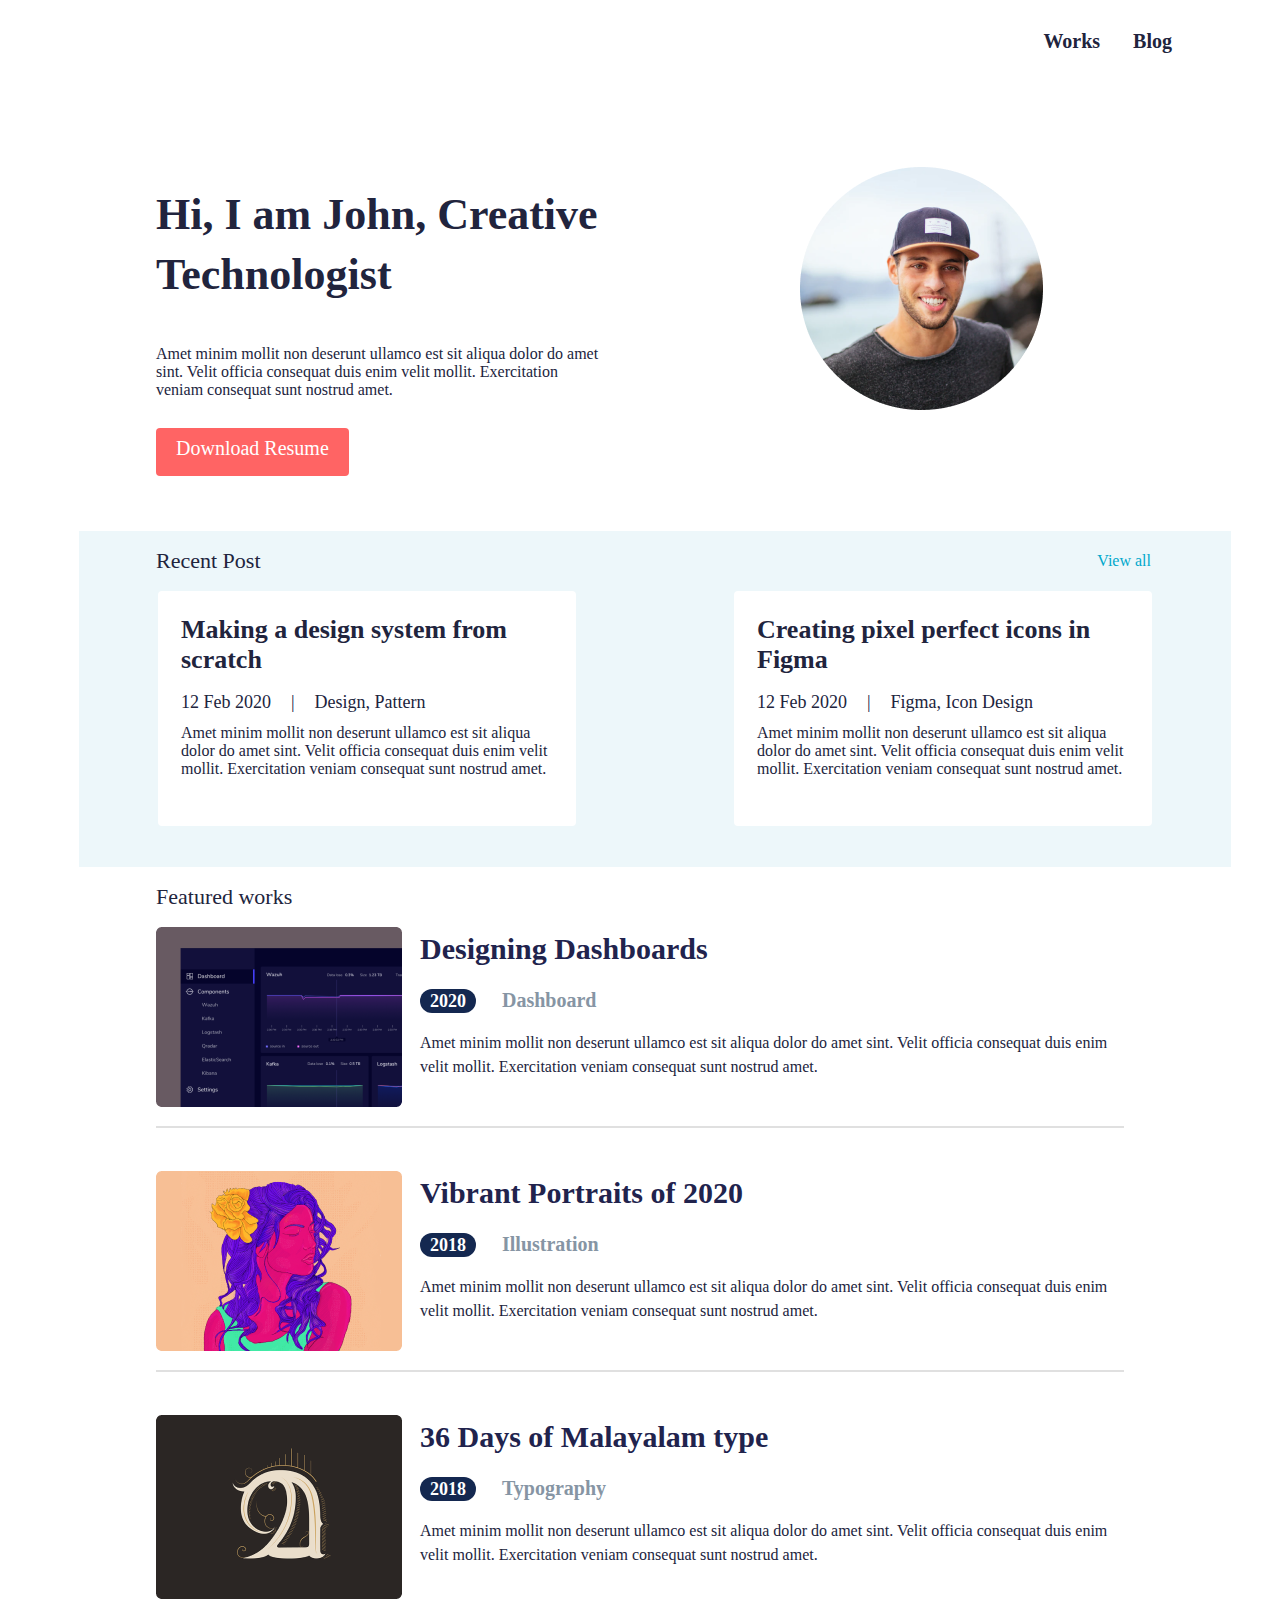
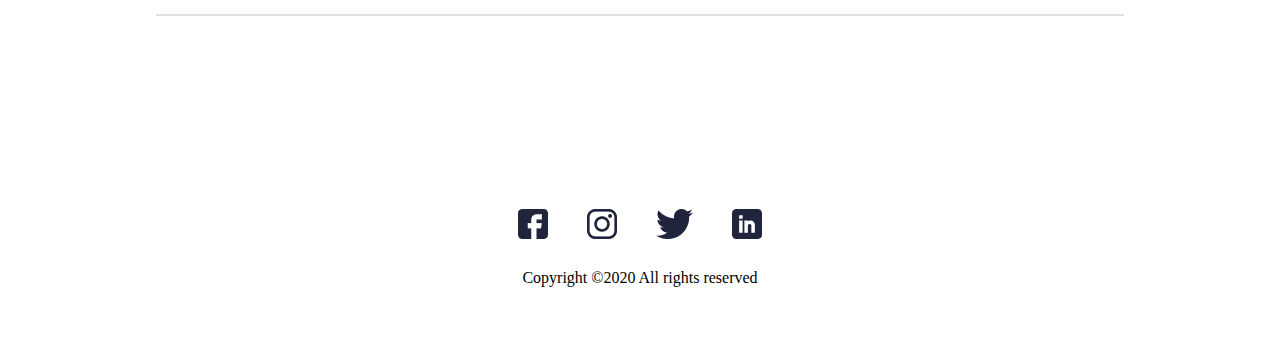
<file: index.html>
<!DOCTYPE html>
<html lang="en">
  <head>
    <meta charset="UTF-8" />
    <meta name="viewport" content="width=device-width, initial-scale=1.0" />
    <title>Home Website</title>
    <link rel="stylesheet" href="stylehome.css" />
    <link rel="stylesheet" href="responsivehome.css" />
  </head>
  <body>
    <header>
      <div class="container">
        <div class="container-header">
          <div class="menu-icon">
            <ul>
              <li>
                <a href="#"><img src="img/menu.png" /></a>
                <ul class="dropdown">
                  <li class="title"><a href="blog.html">Blog</a></li>
                  <li class="title"><a href="work.html">Work</a></li>
                </ul>
              </li>
            </ul>
          </div>
          <div class="header-right">
            <a href="work.html">Works</a>
            <a href="blog.html">Blog</a>
          </div>
        </div>
      </div>
    </header>
    <main>
      <div class="container">
        <div class="container-main1">
          <img class="profile-picture" src="img/Ellipse1.png" />
          <h1>Hi, I am John, Creative Technologist</h1>
          <p>Amet minim mollit non deserunt ullamco est sit aliqua dolor do amet sint. Velit officia consequat duis enim velit mollit. Exercitation veniam consequat sunt nostrud amet.</p>
          <div class="btn-wrapper">
            <a class="btn download" href="#">Download Resume</a>
          </div>
        </div>
        <div class="container-main2">
          <p class="recent">Recent Post<a class="view" href="#">View all</a></p>
          <div class="list">
            <div class="list1">
              <p class="line1">Making a design system from scratch</p>
              <p class="line2">12 Feb 2020<span class="vector">|</span>Design, Pattern</p>
              <p class="line3">Amet minim mollit non deserunt ullamco est sit aliqua dolor do amet sint. Velit officia consequat duis enim velit mollit. Exercitation veniam consequat sunt nostrud amet.</p>
            </div>
            <div class="list2">
              <p class="line1">Creating pixel perfect icons in Figma</p>
              <p class="line2">12 Feb 2020<span class="vector">|</span>Figma, Icon Design</p>
              <p class="line3">Amet minim mollit non deserunt ullamco est sit aliqua dolor do amet sint. Velit officia consequat duis enim velit mollit. Exercitation veniam consequat sunt nostrud amet.</p>
            </div>
          </div>
        </div>
        <div class="container-main3">
          <p class="featured">Featured works</p>
          <div class="worklist">
            <div class="worklist-mob1">
              <img class="picture" src="img/Rectangle30.png" />
              <div class="text-content">
                <h2>Designing Dashboards</h2>
                <h3 class="type"><span class="year">2020</span>Dashboard</h3>
                <p>Amet minim mollit non deserunt ullamco est sit aliqua dolor do amet sint. Velit officia consequat duis enim velit mollit. Exercitation veniam consequat sunt nostrud amet.</p>
              </div>
              <div class="line"></div>
            </div>
            <div class="worklist-web">
              <img class="picture" src="img/Rectangle32.png" />
              <div class="text-content">
                <h2>Vibrant Portraits of 2020</h2>
                <h3 class="type"><span class="year">2018</span>Illustration</h3>
                <p>Amet minim mollit non deserunt ullamco est sit aliqua dolor do amet sint. Velit officia consequat duis enim velit mollit. Exercitation veniam consequat sunt nostrud amet.</p>
              </div>
              <div class="line"></div>
            </div>
            <div class="worklist-web">
              <img class="picture" src="img/Rectangle34.png" />
              <div class="text-content">
                <h2>36 Days of Malayalam type</h2>
                <h3 class="type"><span class="year">2018</span>Typography</h3>
                <p>Amet minim mollit non deserunt ullamco est sit aliqua dolor do amet sint. Velit officia consequat duis enim velit mollit. Exercitation veniam consequat sunt nostrud amet.</p>
              </div>
              <div class="line"></div>
            </div>
          </div>
        </div>
      </div>
    </main>
    <footer>
      <div class="container">
        <div class="container-footer">
          <div class="footer-icon">
            <a href="#"><img class="facebook" src="img/fb.png" /></a>
            <a href="#"><img class="instagram" src="img/insta.png" /></a>
            <a href="#"><img class="twitter" src="img/twitter.png" /></a>
            <a href="#"><img class="linkedin" src="img/Linkedin.png" /></a>
            <p class="footer-end">Copyright ©2020 All rights reserved</p>
          </div>
        </div>
      </div>
    </footer>
  </body>
</html>
</file>
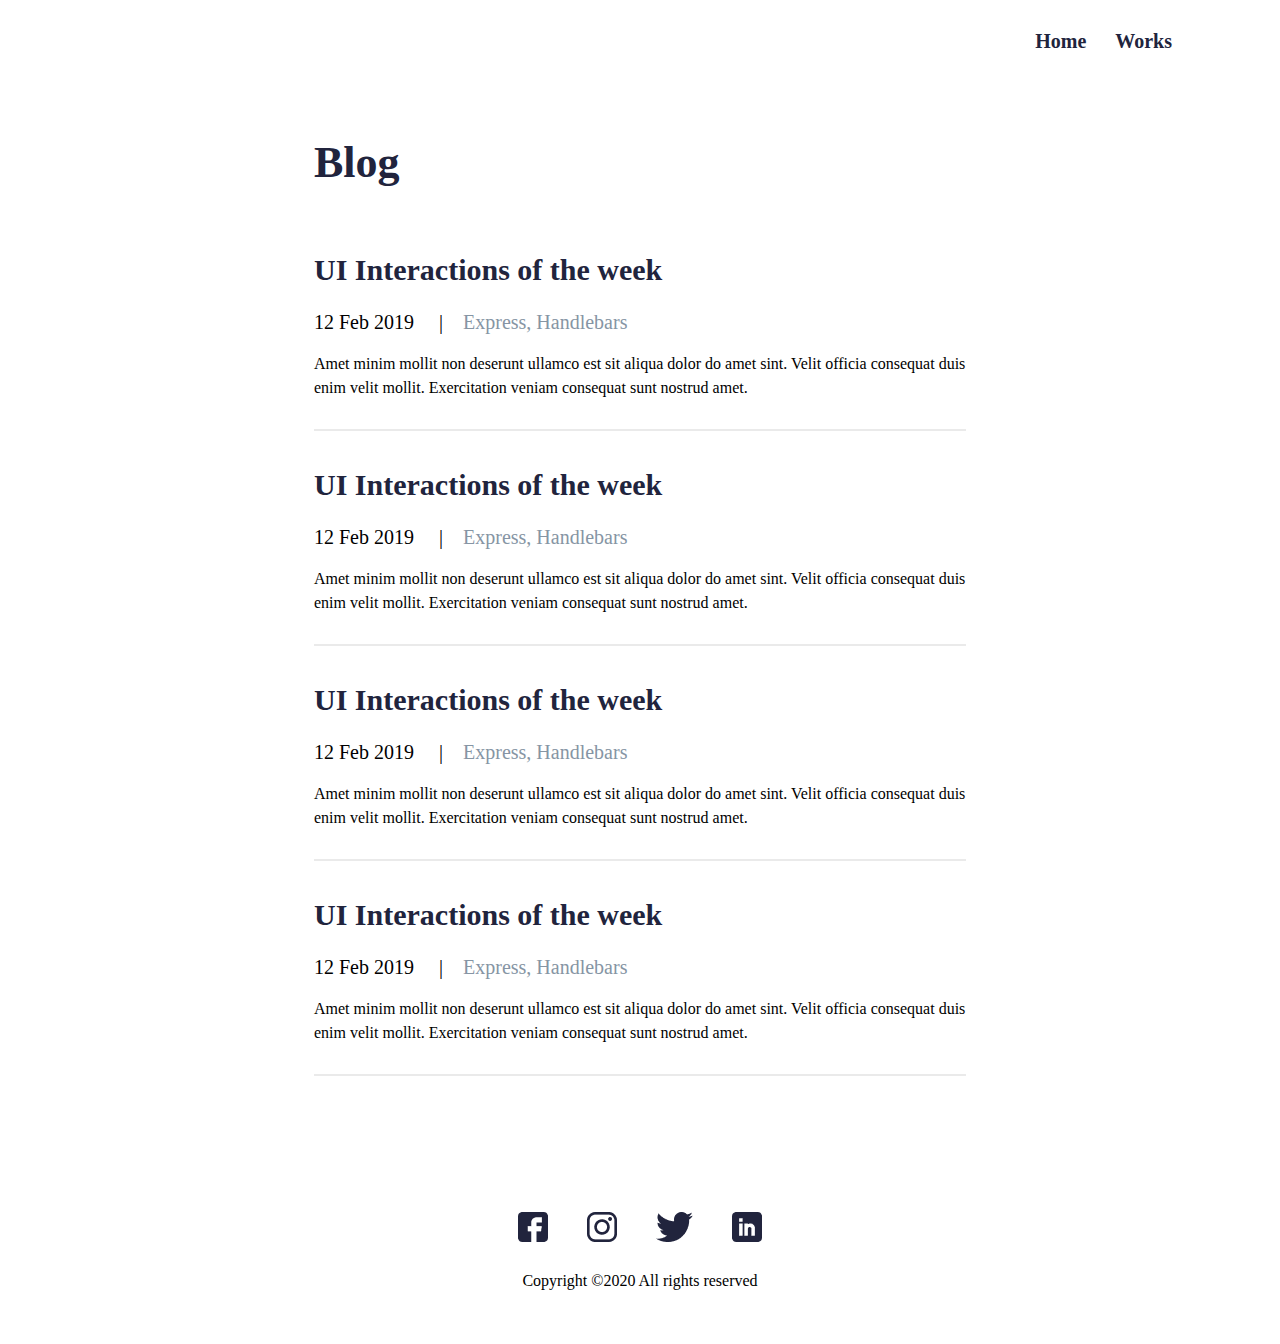
<file: blog.html>
<!DOCTYPE html>
<html lang="en">
  <head>
    <meta charset="UTF-8" />
    <meta name="viewport" content="width=device-width, initial-scale=1.0" />
    <title>Blog Website</title>
    <link rel="stylesheet" href="styleblog.css" />
    <link rel="stylesheet" href="responsiveblog.css" />
  </head>
  <body>
    <header>
      <div class="container">
        <div class="container-header">
          <div class="menu-icon">
            <ul>
              <li>
                <a href="#"><img src="img/menu.png"/></a>
                <ul class="dropdown">
                  <li class="title"><a href="work.html">Work</a></li>
                  <li class="title"><a href="index.html">Home</a></li>
                </ul>
              </li>
            </ul>
          </div>
          <div class="header-right">
            <a href="index.html">Home</a>
            <a href="work.html">Works</a>
          </div>
        </div>
      </div>
    </header>
    <main>
      <div class="container">
        <div class="container-main">
          <div class="mainlist">
            <h1>Blog</h1>
            <h2>UI Interactions of the week</h2>
            <p class="year">12 Feb 2019 <span class="vector">|</span><span class="line">Express, Handlebars</span></p>
            <p class="list">Amet minim mollit non deserunt ullamco est sit aliqua dolor do amet sint. Velit officia consequat duis enim velit mollit. Exercitation veniam consequat sunt nostrud amet.</p>
            <hr class="borderline" /></h2>
            <h2>UI Interactions of the week</h2>
            <p class="year">12 Feb 2019 <span class="vector">|</span><span class="line">Express, Handlebars</span></p>
            <p class="list">Amet minim mollit non deserunt ullamco est sit aliqua dolor do amet sint. Velit officia consequat duis enim velit mollit. Exercitation veniam consequat sunt nostrud amet.</p>
            <hr class="borderline" />
            <h2>UI Interactions of the week</h2>
            <p class="year">12 Feb 2019 <span class="vector">|</span><span class="line">Express, Handlebars</span></p>
            <p class="list">Amet minim mollit non deserunt ullamco est sit aliqua dolor do amet sint. Velit officia consequat duis enim velit mollit. Exercitation veniam consequat sunt nostrud amet.</p>
            <hr class="borderline" />
            <h2>UI Interactions of the week</h2>
            <p class="year">12 Feb 2019 <span class="vector">|</span><span class="line">Express, Handlebars</span></p>
            <p class="list">Amet minim mollit non deserunt ullamco est sit aliqua dolor do amet sint. Velit officia consequat duis enim velit mollit. Exercitation veniam consequat sunt nostrud amet.</p>
            <hr class="borderline" />
          </div>
        </div>
      </div>
    </main>
    <footer>
      <div class="container">
        <div class="container-footer">
          <div class="footer-icon">
            <a href="#"><img class="facebook" src="img/fb.png" /></a>
            <a href="#"><img class="instagram" src="img/insta.png" /></a>
            <a href="#"><img class="twitter" src="img/twitter.png" /></a>
            <a href="#"><img class="linkedin" src="img/Linkedin.png" /></a>
            <p class="footer-end">Copyright ©2020 All rights reserved</p>
          </div>
        </div>
      </div>
    </footer>
  </body>
</html>
</file>
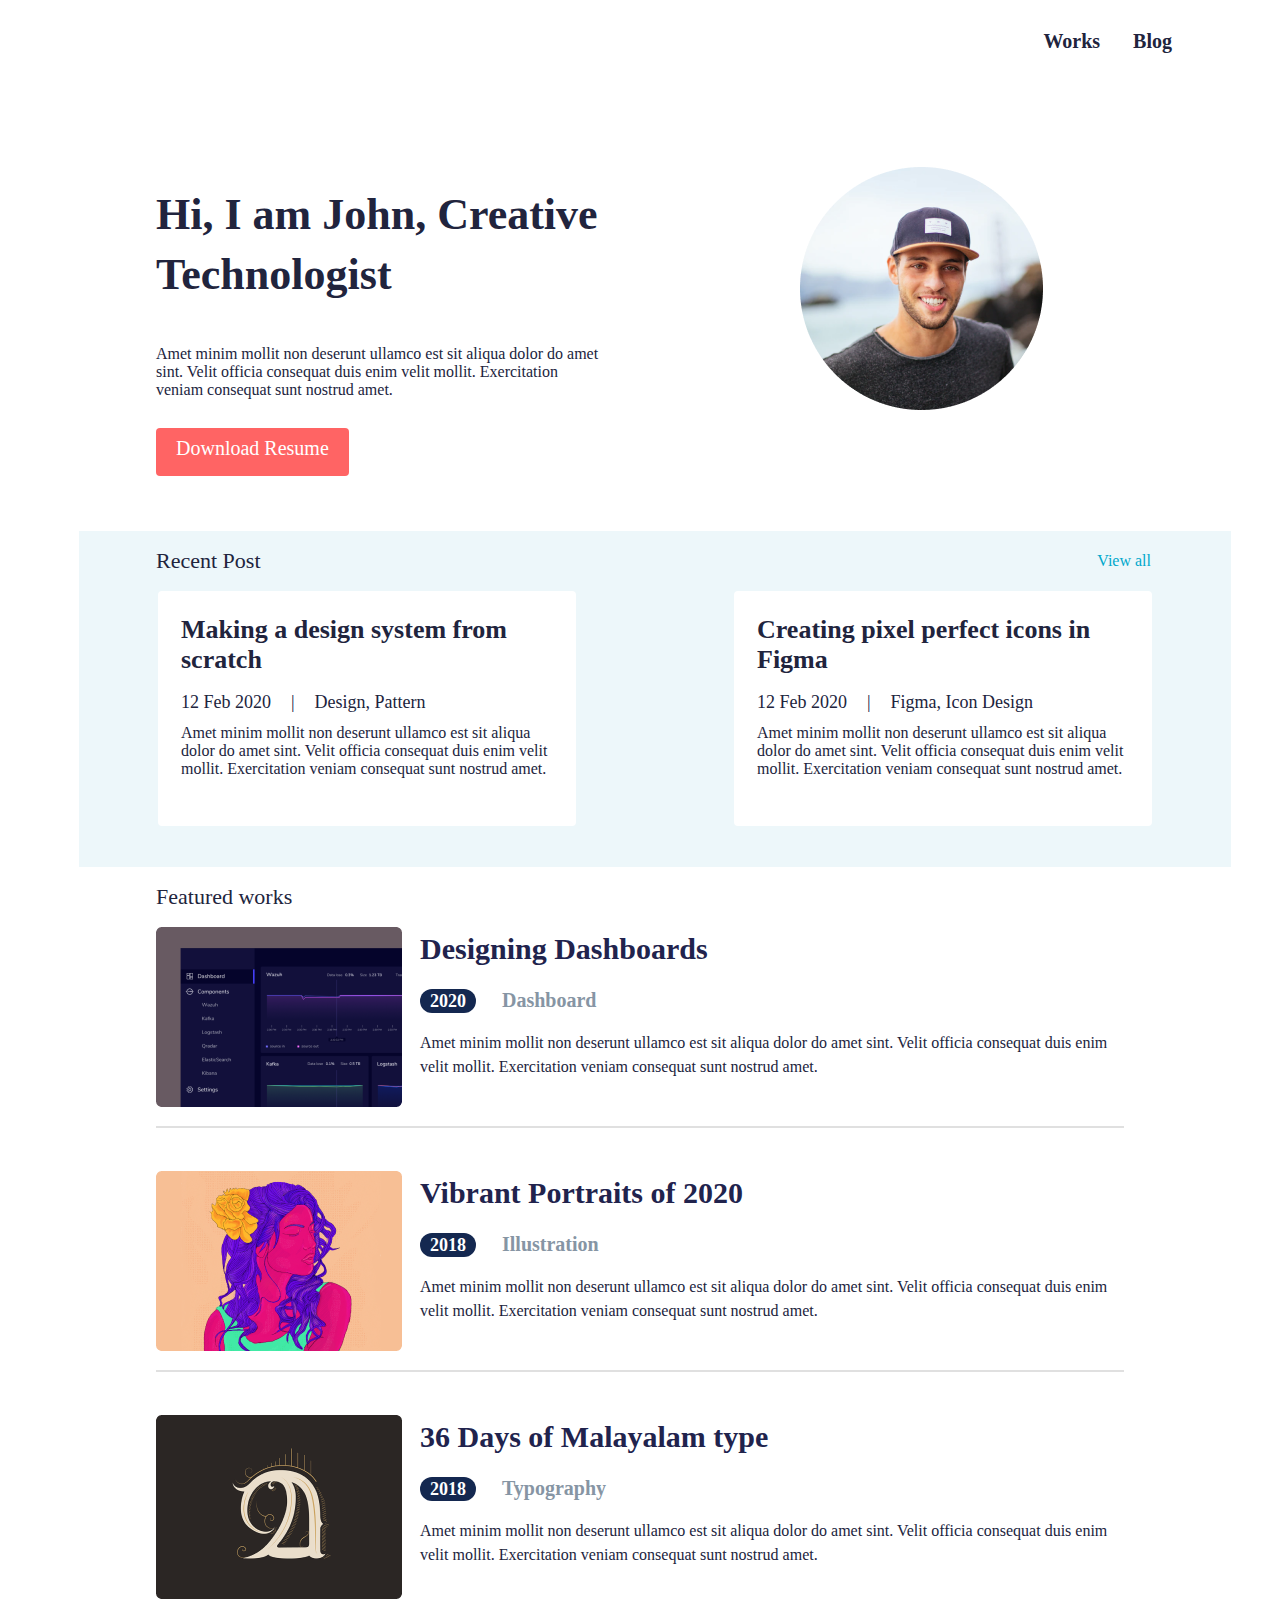
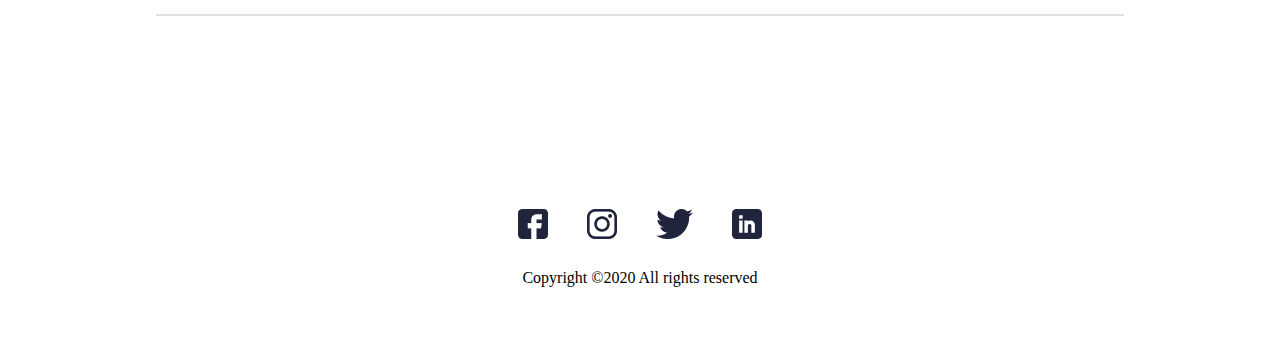
<file: home.html>
<!DOCTYPE html>
<html lang="en">
  <head>
    <meta charset="UTF-8" />
    <meta name="viewport" content="width=device-width, initial-scale=1.0" />
    <title>Home Website</title>
    <link rel="stylesheet" href="stylehome.css" />
    <link rel="stylesheet" href="responsivehome.css" />
  </head>
  <body>
    <header>
      <div class="container">
        <div class="container-header">
          <span class="menu-icon">
            <img src="img/menu.png" />
          </span>
          <div class="header-right">
            <a href="work.html">Works</a>
            <a href="blog.html">Blog</a>
          </div>
        </div>
      </div>
    </header>
    <main>
      <div class="container">
        <div class="container-main1">
          <img class="profile-picture" src="img/Ellipse1.png" />
          <h1>Hi, I am John, Creative Technologist</h1>
          <p>Amet minim mollit non deserunt ullamco est sit aliqua dolor do amet sint. Velit officia consequat duis enim velit mollit. Exercitation veniam consequat sunt nostrud amet.</p>
          <div class="btn-wrapper">
            <a class="btn download" href="#">Download Resume</a>
          </div>
        </div>
        <div class="container-main2">
            <p class="recent">Recent Post<a class="view" href="#">View all</a></p>
            <div class="list">
                <div class="list1">
                    <p class="line1">Making a design system from scratch</p>
                    <p class="line2">12 Feb 2020<span class="vector">|</span>Design, Pattern</p>
                    <p class="line3">Amet minim mollit non deserunt ullamco est sit aliqua dolor do amet sint. Velit officia consequat duis enim velit mollit. Exercitation veniam consequat sunt nostrud amet.</p>
                </div>
                <div class="list2">
                    <p class="line1">Creating pixel perfect icons in Figma</p>
                    <p class="line2">12 Feb 2020<span class="vector">|</span>Figma, Icon Design</p>
                    <p class="line3">Amet minim mollit non deserunt ullamco est sit aliqua dolor do amet sint. Velit officia consequat duis enim velit mollit. Exercitation veniam consequat sunt nostrud amet.</p>
                </div>
            </div>
        </div>
        <div class="container-main3">
            <p class="featured">Featured works</p>
            <div class="worklist">
                <div class="worklist-mob1">
                    <img class="picture" src="img/Rectangle30.png">
                    <div class="text-content"> 
                        <h2>Designing Dashboards</h2>
                        <h3 class="type"><span class="year">2020</span>Dashboard</h3>
                        <p>Amet minim mollit non deserunt ullamco est sit aliqua dolor do amet sint. Velit officia consequat duis enim velit mollit. Exercitation veniam consequat sunt nostrud amet.</p>
                    </div>
                    <div class="line"></div>
                </div> 
                <div class="worklist-web">
                    <img class="picture" src="img/Rectangle32.png">
                    <div class="text-content"> 
                        <h2>Vibrant Portraits of 2020</h2>
                        <h3 class="type"><span class="year">2018</span>Illustration</h3>
                        <p>Amet minim mollit non deserunt ullamco est sit aliqua dolor do amet sint. Velit officia consequat duis enim velit mollit. Exercitation veniam consequat sunt nostrud amet.</p>
                    </div>
                    <div class="line"></div>
                </div>
                <div class="worklist-web">
                    <img class="picture" src="img/Rectangle34.png">
                    <div class="text-content"> 
                        <h2>36 Days of Malayalam type</h2>
                        <h3 class="type"><span class="year">2018</span>Typography</h3>
                        <p>Amet minim mollit non deserunt ullamco est sit aliqua dolor do amet sint. Velit officia consequat duis enim velit mollit. Exercitation veniam consequat sunt nostrud amet.</p>
                    </div>
                    <div class="line"></div>
                </div> 
            </div>
        </div>
      </div>
    </main>
    <footer>
      <div class="container">
        <div class="container-footer">
          <div class="footer-icon">
            <a href="#"><img class="facebook" src="img/fb.png" /></a>
            <a href="#"><img class="instagram" src="img/insta.png" /></a>
            <a href="#"><img class="twitter" src="img/twitter.png" /></a>
            <a href="#"><img class="linkedin" src="img/Linkedin.png" /></a>
            <p class="footer-end">Copyright ©2020 All rights reserved</p>
          </div>
        </div>
      </div>
    </footer>
  </body>
</html>
</file>
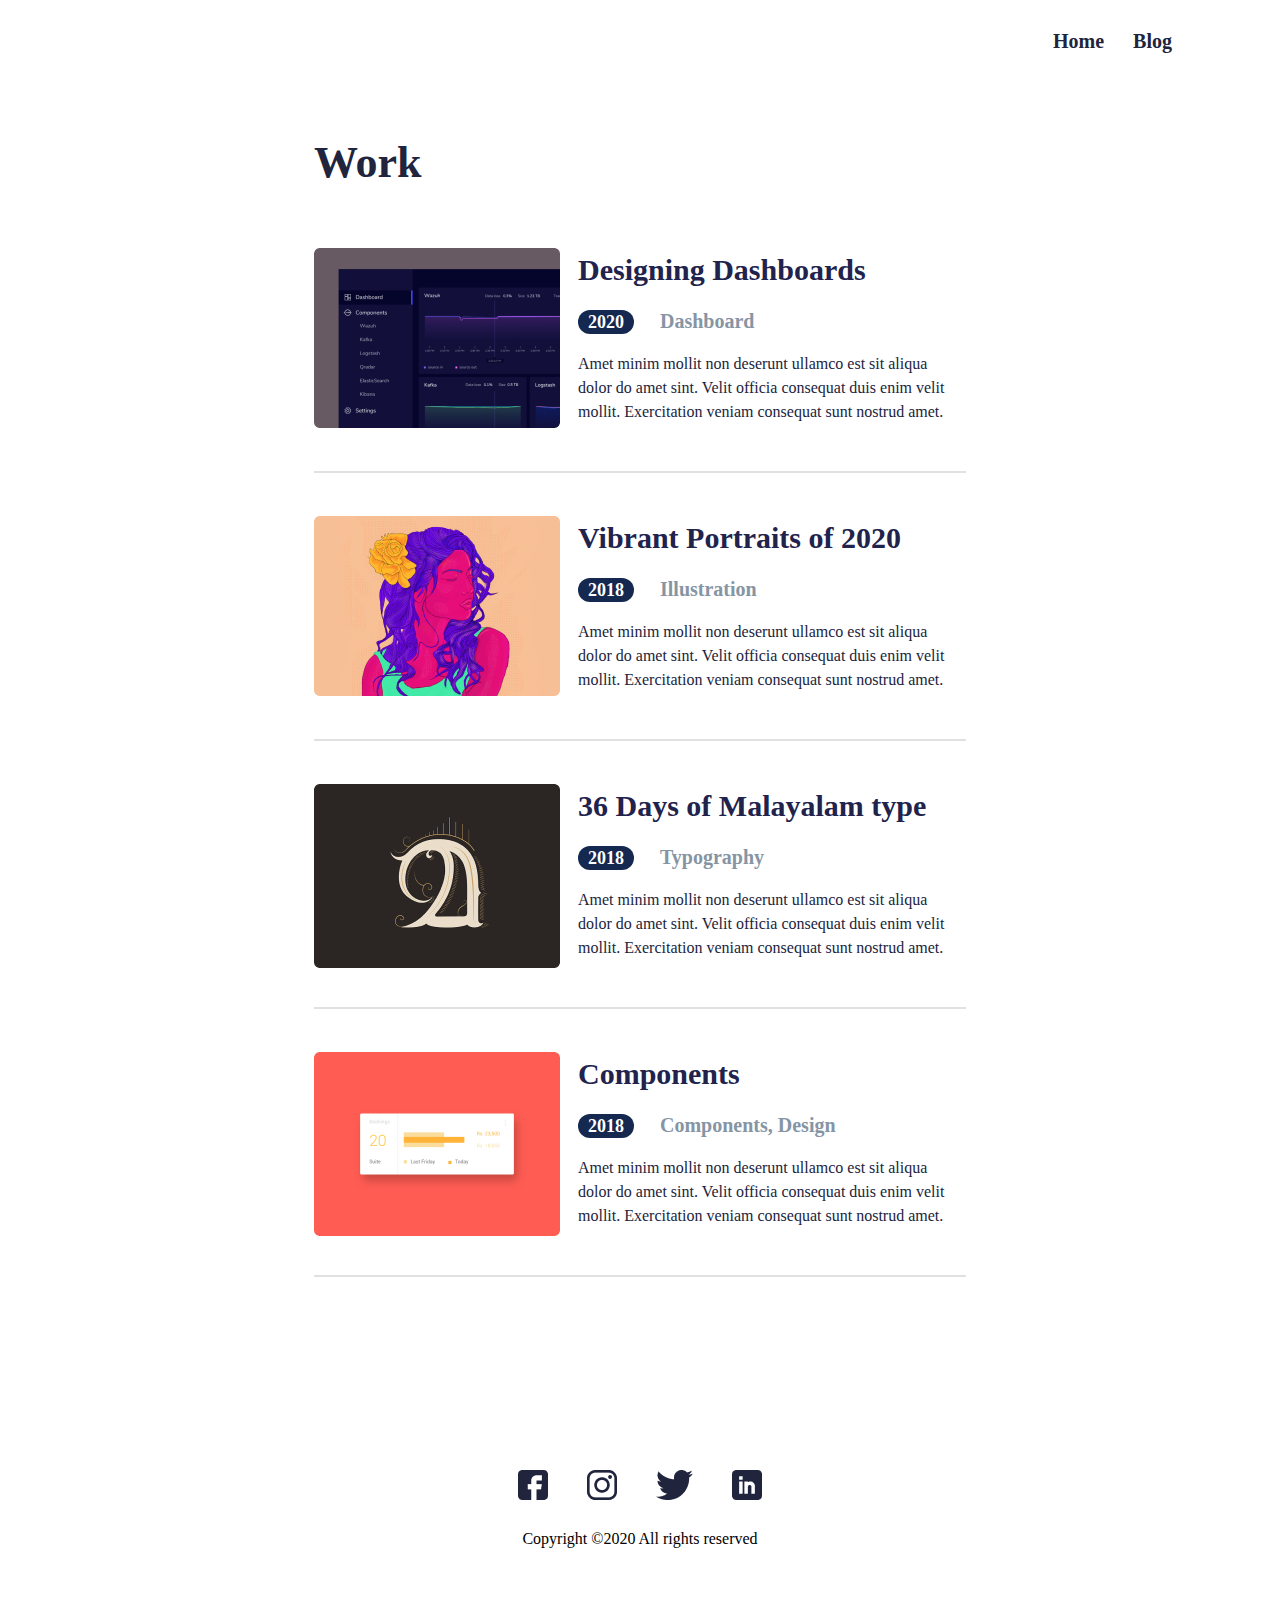
<file: work.html>
<!DOCTYPE html>
<html lang="en">
  <head>
    <meta charset="UTF-8" />
    <meta name="viewport" content="width=device-width, initial-scale=1.0" />
    <title>Halaman Work</title>
    <link rel="stylesheet" href="stylework.css" />
    <link rel="stylesheet" href="responsivework.css" />
  </head>
  <body>
    <header>
      <div class="container">
        <div class="container-header">
          <div class="menu-icon">
            <ul>
              <li>
                <a href="#"><img src="img/menu.png"/></a>
                <ul class="dropdown">
                  <li class="title"><a href="blog.html">Blog</a></li>
                  <li class="title"><a href="index.html">Home</a></li>
                </ul>
              </li>
            </ul>
          </div>
          <div class="header-right">
            <a href="index.html">Home</a>
            <a href="blog.html">Blog</a>
          </div>
        </div>
      </div>
    </header>
    <main>
      <div class="container">
        <div class="container-main">
          <h1>Work</h1>
          <div class="worklist">
            <div class="worklist-mob1">
              <img class="picture" src="img/Rectangle30.png" />
              <div class="text-content">
                <h2>Designing Dashboards</h2>
                <h3 class="type"><span class="year">2020</span>Dashboard</h3>
                <p>Amet minim mollit non deserunt ullamco est sit aliqua dolor do amet sint. Velit officia consequat duis enim velit mollit. Exercitation veniam consequat sunt nostrud amet.</p>
              </div>
              <div class="line"></div>
            </div>
            <div class="worklist-web">
              <img class="picture" src="img/Rectangle32.png" />
              <div class="text-content">
                <h2>Vibrant Portraits of 2020</h2>
                <h3 class="type"><span class="year">2018</span>Illustration</h3>
                <p>Amet minim mollit non deserunt ullamco est sit aliqua dolor do amet sint. Velit officia consequat duis enim velit mollit. Exercitation veniam consequat sunt nostrud amet.</p>
              </div>
              <div class="line"></div>
            </div>
            <div class="worklist-web">
              <img class="picture" src="img/Rectangle34.png" />
              <div class="text-content">
                <h2>36 Days of Malayalam type</h2>
                <h3 class="type"><span class="year">2018</span>Typography</h3>
                <p>Amet minim mollit non deserunt ullamco est sit aliqua dolor do amet sint. Velit officia consequat duis enim velit mollit. Exercitation veniam consequat sunt nostrud amet.</p>
              </div>
              <div class="line"></div>
            </div>
            <div class="worklist-web">
              <img class="picture" src="img/Rectangle40.png" />
              <div class="text-content">
                <h2>Components</h2>
                <h3 class="type"><span class="year">2018</span>Components, Design</h3>
                <p>Amet minim mollit non deserunt ullamco est sit aliqua dolor do amet sint. Velit officia consequat duis enim velit mollit. Exercitation veniam consequat sunt nostrud amet.</p>
              </div>
              <div class="line"></div>
            </div>
            <div class="worklist-mob2">
              <img class="picture" src="img/Rectangle41.png" />
              <div class="text-content">
                <h2>Designing Landing pages</h2>
                <h3 class="type"><span class="year">2018</span>Website</h3>
                <p>Amet minim mollit non deserunt ullamco est sit aliqua dolor do amet sint. Velit officia consequat duis enim velit mollit. Exercitation veniam consequat sunt nostrud amet.</p>
              </div>
              <div class="line"></div>
            </div>
          </div>
        </div>
      </div>
    </main>
    <footer>
      <div class="container">
        <div class="container-footer">
          <div class="footer-icon">
            <a href="#"><img class="facebook" src="img/fb.png" /></a>
            <a href="#"><img class="instagram" src="img/insta.png" /></a>
            <a href="#"><img class="twitter" src="img/twitter.png" /></a>
            <a href="#"><img class="linkedin" src="img/Linkedin.png" /></a>
            <p class="footer-end">Copyright ©2020 All rights reserved</p>
          </div>
        </div>
      </div>
    </footer>
  </body>
</html>
</file>
<file: stylehome.css>
* {
    margin: 0;
    padding: 0;
    box-sizing: border-box;
  }
  
  a {
    text-decoration: none;
  }
  
  body {
    margin: 0 auto;
  }
  
  .container {
    max-width: 1152px;
    padding: 0 15px;
    margin: 0 auto;
  }
  
  .container-header {
    padding-top: 27px;
  }
  
  .header-right {
    float: right;
    flex-wrap: wrap;
  }
  
  .header-right a {
    font-style: normal;
    font-weight: bold;
    font-size: 20px;
    line-height: 29px;
    margin-right: 29px;
    color: #21243d;
  }
  
  .header-right a:hover {
      background-color: #edf7fa;
      border-radius: 10px;
      padding: 5px;
      transition: 0.5s;
    }
  
  .menu-icon {
    display: none;
    float: right;
  }

  .menu-icon img:hover {
    transform: scale(0.5) rotate(360deg);
    transition: 1s;
  }
  
  .profile-picture {
    float: right;
    padding-top: 140px;
    padding-left: 200px;
  }
  
  .container {
    margin: 0 auto;
  }
  
  .container-main1 {
    padding-left: 77px;
  }
  
  .container-main1 h1 {
    font-size: 44px;
    font-weight: 700;
    line-height: 60px;
    color: #21243d;
    padding-top: 158px;
  }
  
  .container-main1 p {
    font-size: 16px;
    color: #21243d;
    padding-top: 40px;
  }
  
  .btn-wrapper {
    padding-top: 38px;
    padding-bottom: 71px;
  }
  
  .btn-wrapper a {
    font-size: 20px;
    font-weight: 500;
    color: #fff;
  }
  
  .download {
    background-color: #ff6464;
    border-radius: 4px;
    padding-top: 9px;
    padding-right: 20px;
    padding-left: 20px;
    padding-bottom: 17px;
  }
  
  .download:hover {
    background-color: rgb(175, 140, 140);
    border-radius: 5px;
    padding: 20px;
    transition: 0.5s;
  }
  
  .container-main2 {
    width: 1152px;
    height: 336px;
    background: #edf7fa;
  }
  
  .recent {
    font-size: 22px;
    line-height: 60px;
    color: #21243d;
    padding-left: 77px;
  }
  
  .view {
    font-size: 16px;
    color: #00a8cc;
    float: right;
    margin-right: 80px;
  }

  .line {
    margin-top: 47px;
    margin-bottom: 43px;
    border: 1px solid #e0e0e0;
  }
  
  .line1 {
    font-size: 26px;
    font-weight: 700;
    color: #21243d;
    padding-top: 24px;
    padding-bottom: 17px;
  }
  
  .line2 {
    font-size: 18px;
    color: #21243d;
    padding-bottom: 11px;
  }
  
  .line3 {
    font-size: 16px;
    color: #21243d;
    padding-bottom: 7px;
  }
  
  .vector {
    padding-left: 20px;
    padding-right: 20px;
  }

  .list {
    display: flex;
    justify-content: space-around;
  }
  
  .list1 {
    width: 418px;
    height: 235px;
    left: 148px;
    top: 664px;
    background-color: #fff;
    border-radius: 4px;
    padding-left: 23px;
    padding-right: 21px;
  }
  
  .list2 {
    width: 418px;
    height: 235px;
    left: 148px;
    top: 664px;
    background-color: #fff;
    border-radius: 4px;
    padding-left: 23px;
    padding-right: 21px;
  }
  
  .container-main3 {
    padding-left: 77px;
  }
  
  .featured {
    font-size: 22px;
    line-height: 60px;
    color: #21243d;
  }
  
  .worklist {
    padding-bottom: 92px;
    padding-right: 77px;
  }
  
  .picture {
    float: left;
    padding-right: 18px;
  }

  .picture:hover {
    animation-name: zoom-out;
    animation-duration: 8s;
  }
  
  .text-content h2 {
    font-style: normal;
    font-weight: 700;
    font-size: 30px;
    line-height: 44px;
    color: #21234d;
  }
  
  .year {
    font-style: normal;
    font-weight: 900;
    font-size: 18px;
    line-height: 60px;
    color: #ffffff;
    background-color: #142850;
    border-radius: 16px;
    padding: 2px 10px;
    margin-right: 26px;
  }
  
  .worklist h3 {
    font-style: normal;
    font-weight: bold;
    font-size: 20px;
    line-height: 29px;
    color: #8695a4;
  }
  
  .text-content p {
    font-style: normal;
    font-weight: 400;
    font-size: 16px;
    line-height: 24px;
    color: #21243d;
    text-align: left;
    padding-right: 3px;
  }
  
  .container-footer {
    text-align: center;
    padding-top: 58px;
  }
  
  .footer-icon a {
    text-align: center;
    position: relative;
  }
  
  .facebook {
    margin-right: 35px;
  }
  
  .instagram {
    margin-right: 35px;
  }
  
  .twitter {
    margin-right: 35px;
  }
  
  .facebook:hover {
    background-color: #edf7fa;
    border-radius: 5px;
    padding: 10px;
    transition: 0.5s;
  }
  
  .instagram:hover {
    background-color: #edf7fa;
    border-radius: 5px;
    padding: 10px;
    transition: 0.5s;
  }
  
  .twitter:hover {
    background-color: #edf7fa;
    border-radius: 5px;
    padding: 10px;
    transition: 0.5s;
  }
  
  .linkedin:hover {
    background-color: #edf7fa;
    border-radius: 5px;
    padding: 10px;
    transition: 0.5s;
  }
  
  .footer-end {
    text-align: center;
    padding-top: 26px;
    padding-bottom: 54px;
  }
</file>
<file: responsivehome.css>
@media (max-width :1000px) {
    .container-main {
        padding: none;
    }

    .container-main2 {
        margin: 0 auto;
    }
}

@media (max-width :670px) {
    .header-right a {
        display: none;
    }

    .menu-icon {
        display: block;
        float: right;
        padding-right: 10px;
    }

    .profile-picture {
        padding-right: 60px;
        padding-top: 33px;
    }

    .container {
        padding: 0;
    }

    .container-main1 {
        padding-left: 10px;
        padding-right: 10px;
    }

    .container-main1 h1 {
        text-align: center;
        font-size: 32px;
        font-weight: 700;
        line-height: 40px;
    }

    .container-main1 p {
        text-align: center;
        font-size: 16px;
        padding-top: 17px;
    }

    .btn-wrapper {
        text-align: center;
    }

    .container-main2 {
        width: 375px;
        height: 647px;
    }

    .container-main3 {
        padding-left: 20px;
    }

    .featured {
        font-size: 22px;
        line-height: 60px;
        text-align: center;
        padding-right: 50px;
    }

    .view {
        display: none;
    }

    .recent {
        font-size: 22px;
        line-height: 60px;
        text-align: center;
        padding-right: 100px;
    }

    .list {
        display: block;
        padding-left: 10px;
    }

    .list1 {
        width: 354px;
        height: 266px;
        margin-bottom: 17px;
    }

    .list2 {
        width: 354px;
        height: 266px;
        padding-right: 50px;
   }

    .picture {
        width: 339px;
        height: 230px;
    }

    .worklist {
        padding-right: 20px;
    }

    .worklist-web {
        display: none;
    }

    .menu-icon ul {
        list-style: none;
        float: right;
    }
    
    .dropdown li {
        list-style: none;
    }
    
    .menu-icon ul li .dropdown {
        display: none;
    }
    
    .menu-icon ul li:hover .dropdown {
        display: block;
        background: #FFF;
        position: fixed;
    }
    
    .menu-icon ul li:hover .dropdown li {
        display: block;
    }
    
    .title {
        font-size: 14px;
        font-weight: bold;
        color: #21243d;
        list-style: none;
        line-height: 30px;
    }
    
    .title:hover {
        background: #edf7fa;
        padding: 2px;
        border-radius: 8px;
        transition: 0.5s;
    }
}

@keyframes zoom-out {
    100% { transform: scale(2); }
}
</file>
<file: styleblog.css>
* {
  margin: 0;
  padding: 0;
  box-sizing: border-box;
}

a {
  text-decoration: none;
}

body {
  margin: 0 auto;
}

.container {
  max-width: 1152px;
  padding: 0 15px;
  margin: 0 auto;
}

.container-header {
  padding-top: 27px;
}

.header-right {
  display: flex;
  float: right;
}

.header-right a {
  font-style: normal;
  font-weight: bold;
  font-size: 20px;
  line-height: 29px;
  margin-right: 29px;
  color: #21243d;
  
}

.header-right a:hover {
  background-color: #edf7fa;
  border-radius: 10px;
  padding: 5px;
  transition: 0.5s;
}

.menu-icon {
  display: none;
}

.menu-icon img:hover {
  transform: scale(0.5) rotate(360deg);
  transition: 1s;
}

.container-main {
  justify-content: center;
}

.mainlist h1 {
  font-style: bold;
  font-size: 44px;
  line-height: 60px;
  color: #21243d;
  padding-top: 106px;
  padding-bottom: 55px;
}

.mainlist {
  padding-right: 235px;
  padding-left: 235px;
}

.mainlist h2 {
  font-style: normal;
  font-weight: bold;
  font-size: 30px;
  line-height: 44px;
  color: #21243d;
}

.year {
  font-style: normal;
  font-weight: 400;
  font-size: 20px;
  line-height: 29px;
  margin-top: 16px;
  margin-bottom: 15px;
}

.vector {
  border: 1px #000000;
  margin-left: 20px;
  margin-right: 20px;
}

.list {
  font-style: normal;
  font-weight: 400;
  font-size: 16px;
  line-height: 24px;
  text-align: left;
}

.line {
  font-style: normal;
  font-weight: 400;
  font-size: 20px;
  line-height: 29px;
  color: #8695a4;
}

.borderline {
  margin-top: 29px;
  margin-bottom: 32px;
  border: 1px solid #eaeaea;
}

.footer {
  width: 1152px;
  height: 182px;
  margin: 0 auto;
}

.container-footer {
  text-align: center;
  padding-top: 104px;
}

.footer-icon a {
  text-align: center;
  position: relative;
}

.facebook {
  margin-right: 35px;
}

.instagram {
  margin-right: 35px;
}

.twitter {
  margin-right: 35px;
}

.facebook:hover {
  background-color: #edf7fa;
  border-radius: 5px;
  padding: 10px;
  transition: 0.5s;
}

.instagram:hover {
  background-color: #edf7fa;
  border-radius: 5px;
  padding: 10px;
  transition: 0.5s;
}

.twitter:hover {
  background-color: #edf7fa;
  border-radius: 5px;
  padding: 10px;
  transition: 0.5s;
}

.linkedin:hover {
  background-color: #edf7fa;
  border-radius: 5px;
  padding: 10px;
  transition: 0.5s;
}

.footer-end {
  text-align: center;
  padding-top: 26px;
  padding-bottom: 54px;
}
</file>
<file: responsiveblog.css>
@media (max-width: 1000px) {
  .container header a {
    display: none;
  }

  .mainlist {
    padding: none;
  }
}

@media (max-width: 670px) {
  .header-right a {
    display: none;
  }

  .menu-icon {
    display: block;
    float: right;
  }

  .mainlist {
    padding-left: 10px;
    padding-right: 10px;
    margin: 0 auto;
  }

  .container-main h1 {
    padding-top: 24px;
    padding-bottom: 18px;
  }

  .mainlist h2 {
    margin-bottom: 5px;
  }

  .year {
    margin: 5px;
    margin-bottom: 17px;
  }

  .vector {
    margin-left: 15px;
    margin-right: 15px;
  }

  .menu-icon ul {
    list-style: none;
    float: right;
  }

  .dropdown li {
    list-style: none;
  }

  .menu-icon ul li .dropdown {
    display: none;
  }

  .menu-icon ul li:hover .dropdown {
    display: block;
    background: #fff;
    position: absolute;
  }

  .menu-icon ul li:hover .dropdown li {
    display: block;
  }

  .title {
    font-size: 14px;
    font-weight: bold;
    color: #21243d;
    list-style: none;
    line-height: 30px;
  }

  .title:hover {
    background: #edf7fa;
    padding: 2px;
    border-radius: 8px;
    transition: 0.5s;
  }
}
</file>
<file: stylework.css>
* {
  margin: 0;
  padding: 0;
  box-sizing: border-box;
}

a {
  text-decoration: none;
}

body {
  margin: 0 auto;
}

.container {
  max-width: 1152px;
  padding: 0 15px;
  margin: 0 auto;
}

.container-header {
  padding-top: 27px;
}

.header-right {
  display: flex;
  float: right;
}

.header-right a {
  font-style: normal;
  font-weight: bold;
  font-size: 20px;
  line-height: 29px;
  margin-right: 29px;
  color: #21243d;
}

.header-right a:hover {
  background-color: #edf7fa;
  border-radius: 10px;
  padding: 5px;
  transition: 0.5s;
}

.menu-icon {
  display: none;
}

.menu-icon img:hover {
  transform: scale(0.5) rotate(360deg);
  transition: 1s;
}

.container-main {
  padding-right: 235px;
  padding-left: 235px;
}

.container-main h1 {
  font-style: bold;
  font-size: 44px;
  line-height: 60px;
  color: #21243d;
  padding-top: 106px;
  padding-bottom: 55px;
}

.picture {
  float: left;
  padding-right: 18px;
}

.picture:hover {
  animation-name: zoom-out;
  animation-duration: 5s;
}

.worklist {
  padding-bottom: 92px;
}

.worklist-mob2 {
  display: none;
}

.text-content h2 {
  font-style: normal;
  font-weight: 700;
  font-size: 30px;
  line-height: 44px;
  color: #21234d;
}

.year {
  font-style: normal;
  font-weight: 900;
  font-size: 18px;
  line-height: 60px;
  color: #ffffff;
  background-color: #142850;
  border-radius: 16px;
  padding: 2px 10px;
  margin-right: 26px;
}

.type {
  font-style: normal;
  font-weight: bold;
  font-size: 20px;
  line-height: 29px;
  color: #8695a4;
}

.text-content p {
  font-style: normal;
  font-weight: 400;
  font-size: 16px;
  line-height: 24px;
  color: #21243d;
  text-align: left;
  padding-right: 3px;
}

.line {
  margin-top: 47px;
  margin-bottom: 43px;
  border: 1px solid #e0e0e0;
}

.container-footer {
  text-align: center;
  padding-top: 58px;
}

.footer-icon a {
  text-align: center;
  position: relative;
}

.facebook {
  margin-right: 35px;
}

.instagram {
  margin-right: 35px;
}

.twitter {
  margin-right: 35px;
}

.facebook:hover {
  background-color: #edf7fa;
  border-radius: 5px;
  padding: 10px;
  transition: 0.5s;
}

.instagram:hover {
  background-color: #edf7fa;
  border-radius: 5px;
  padding: 10px;
  transition: 0.5s;
}

.twitter:hover {
  background-color: #edf7fa;
  border-radius: 5px;
  padding: 10px;
  transition: 0.5s;
}

.linkedin:hover {
  background-color: #edf7fa;
  border-radius: 5px;
  padding: 10px;
  transition: 0.5s;
}

.footer-end {
  text-align: center;
  padding-top: 26px;
  padding-bottom: 54px;
}
</file>
<file: responsivework.css>
@media (max-width: 1000px) {
  .container-main {
    padding: none;
  }

  .worklist-web {
    display: content;
  }
}

@media (max-width: 670px) {
  .header-right a {
    display: none;
  }

  .menu-icon {
    display: block;
    float: right;
  }

  .container-main {
    padding-left: 12px;
    padding-right: 18px;
    margin: 0 auto;
  }

  .container-main h1 {
    padding-top: 36px;
    padding-bottom: 13px;
    font-size: 44px;
  }

  .picture {
    width: 339px;
    height: 230px;
    padding-bottom: 17px;
  }

  .line {
    margin-top: 17px;
  }

  .text-content h2 {
    font-size: 24px;
    line-height: 30px;
    padding-bottom: none;
  }

  .type {
    font-size: 16px;
    line-height: 24px;
  }

  .year {
    font-size: 16px;
  }

  .container-footer {
    padding-top: none;
  }

  .worklist-mob2 {
    display: contents;
  }

  .worklist-web {
    display: none;
  }

  .menu-icon ul {
    list-style: none;
    float: right;
  }

  .dropdown li {
    list-style: none;
  }

  .menu-icon ul li .dropdown {
    display: none;
    transition: 10s;
  }

  .menu-icon ul li:hover .dropdown {
    display: block;
    background: #fff;
    position: absolute;
  }

  .menu-icon ul li:hover .dropdown li {
    display: block;
  }

  .title {
    font-size: 14px;
    font-weight: bold;
    color: #21243d;
    list-style: none;
    line-height: 30px;
  }

  .title:hover {
    background: #edf7fa;
    padding: 2px;
    border-radius: 8px;
    transition: 0.5s;
  }
}

@keyframes zoom-out {
  100% { transform: scale(2); }
}
</file>
